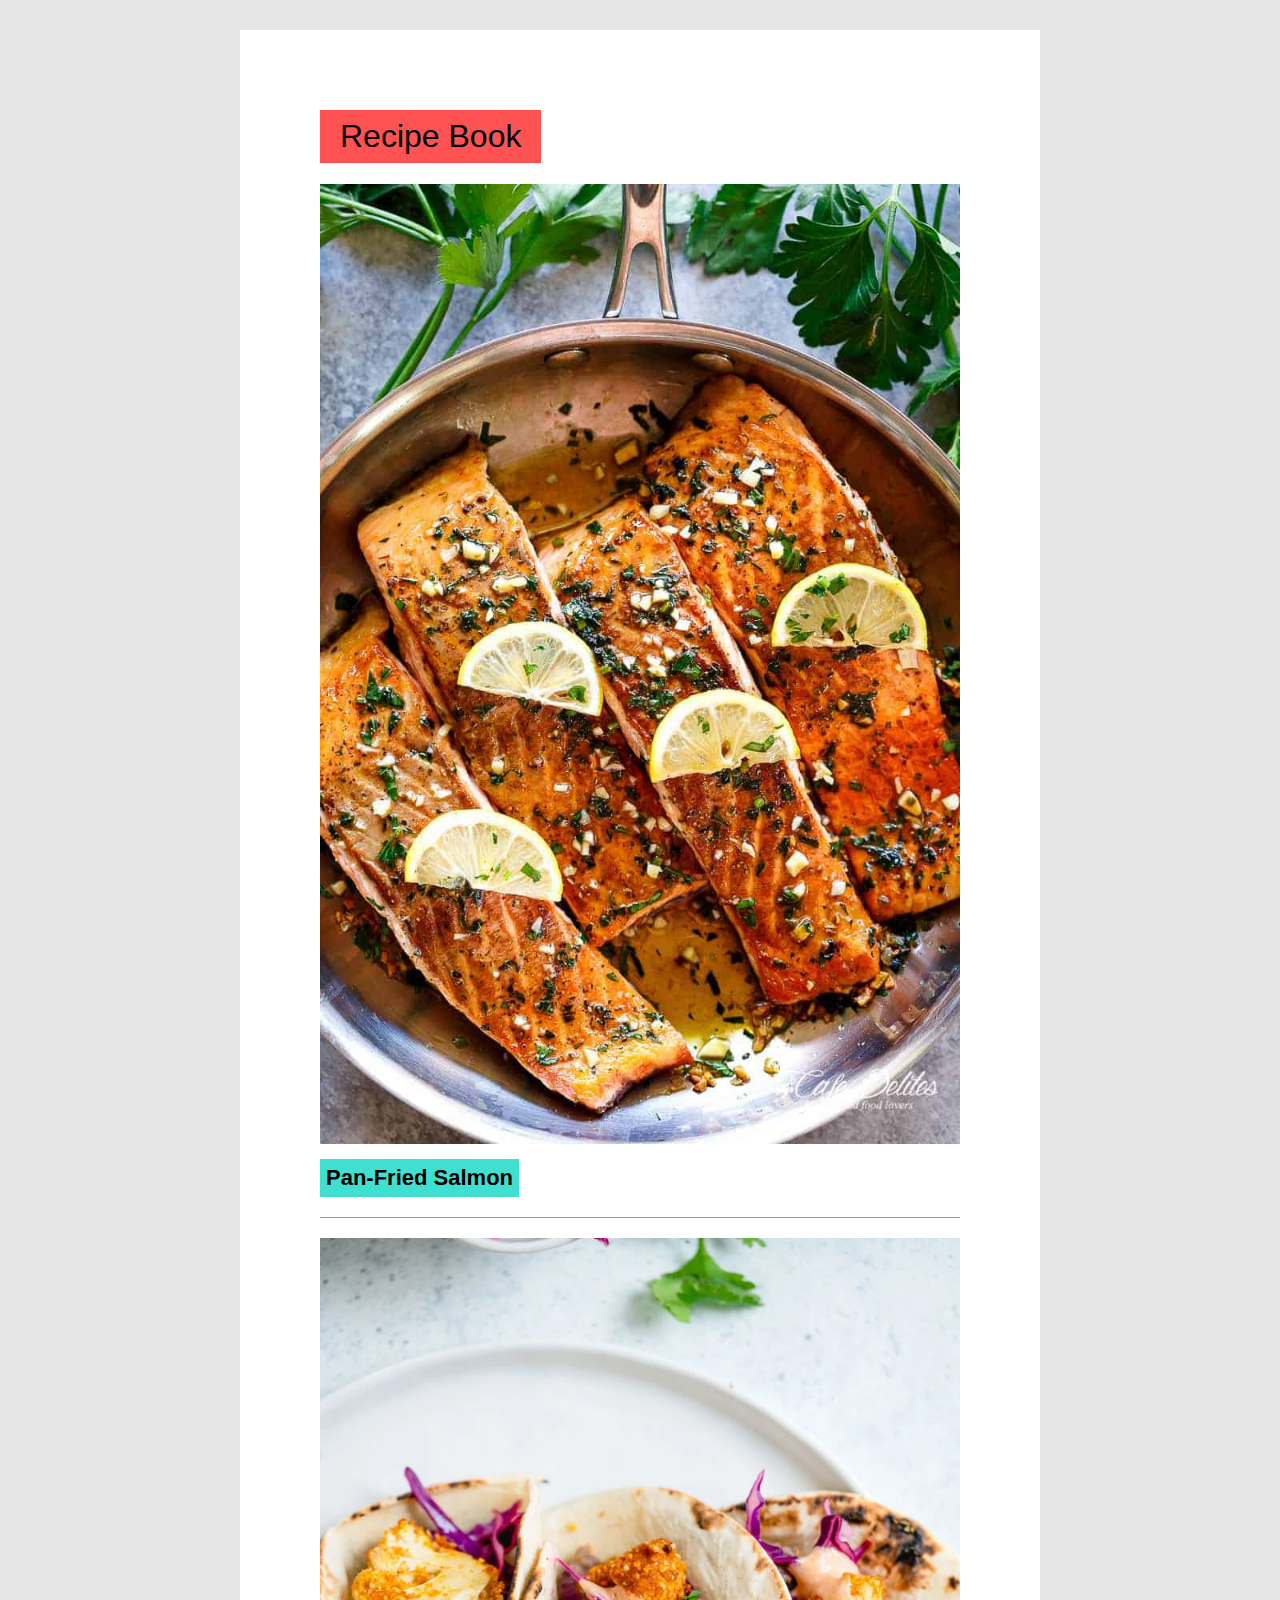
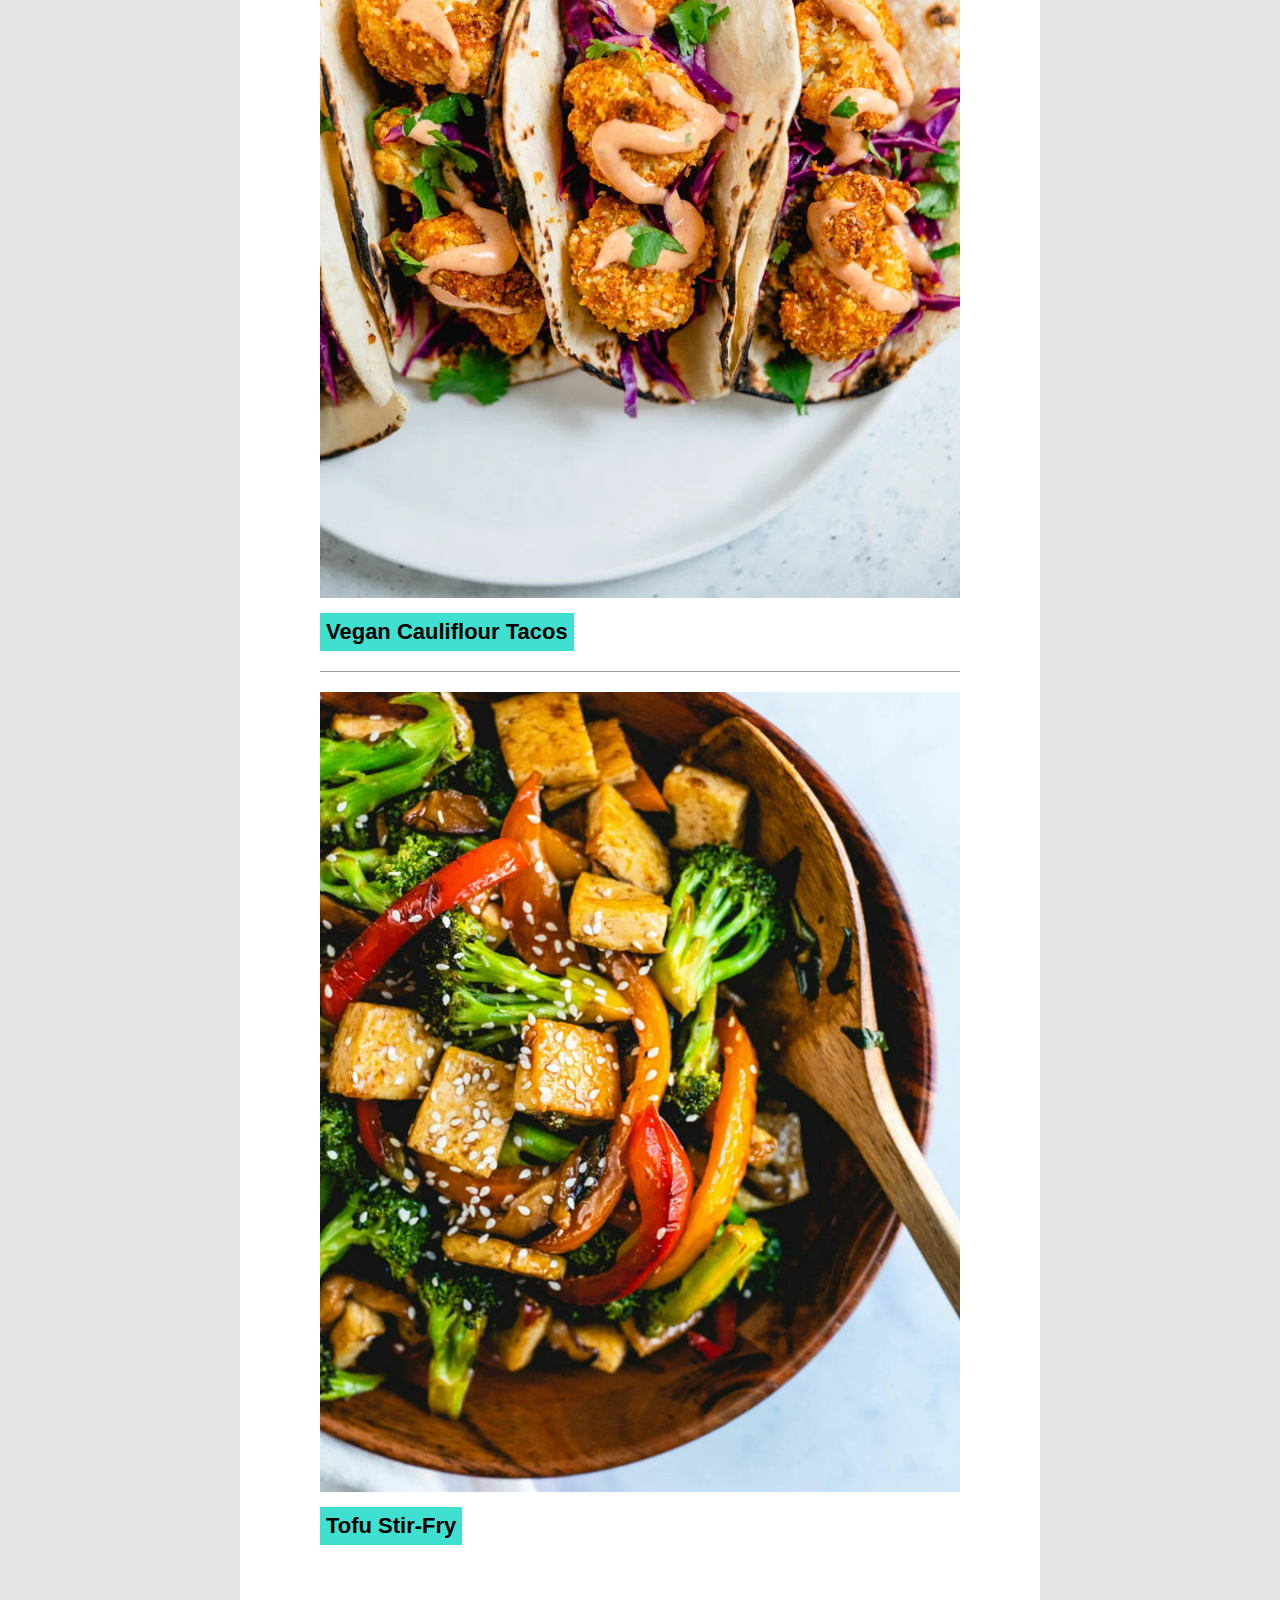
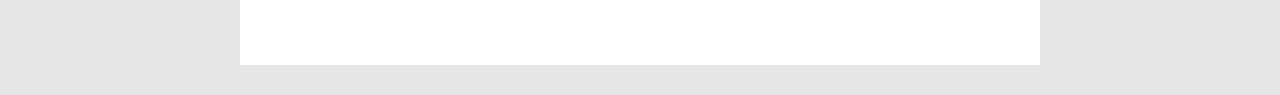
<file: index.html>
<!DOCTYPE html>
<html>
    <head>
        <meta charset="utf-8">
        <link rel="stylesheet" href="style.css">
        <title>
            Recipes
        </title>
    </head>

    <body>
        <div class="recipe-body">
            <h1>Recipe Book</h1>
            <div class="recipe-preview">
                <img src="recipe-list/Pan-Fried-Salmon/recipe-images/Best-Crispy-Lemon-Garlic-Herb-Salmon-IMAGES-5.jpg" alt="Delicious pan fried salmon">
                <a href="recipe-list/Pan-Fried-Salmon/pan-fried-salmon.html">Pan-Fried Salmon</a>
            </div>
            <div class="recipe-preview">
                <img src="recipe-list/Vegan-Cauliflour-Tacos/recipe-images/Crispy-Cauliflower-Tacos-036.webp" alt="Vegan Cauliflour tacos!">
                <a href="recipe-list/Vegan-Cauliflour-Tacos/vegan-cauliflour-tacos.html">Vegan Cauliflour Tacos</a>
            </div>
            <div class="recipe-preview">
                <img src="recipe-list/Tofu-Stir-Fry/recipe-images/Tofu-Stir-Fry-015.webp" alt="Tofu Stir-Fry!">
                <a href="recipe-list/Tofu-Stir-Fry/tofu-stir-fry.html">Tofu Stir-Fry</a>
            </div>
        </div>
    </body>
</html>
</file>
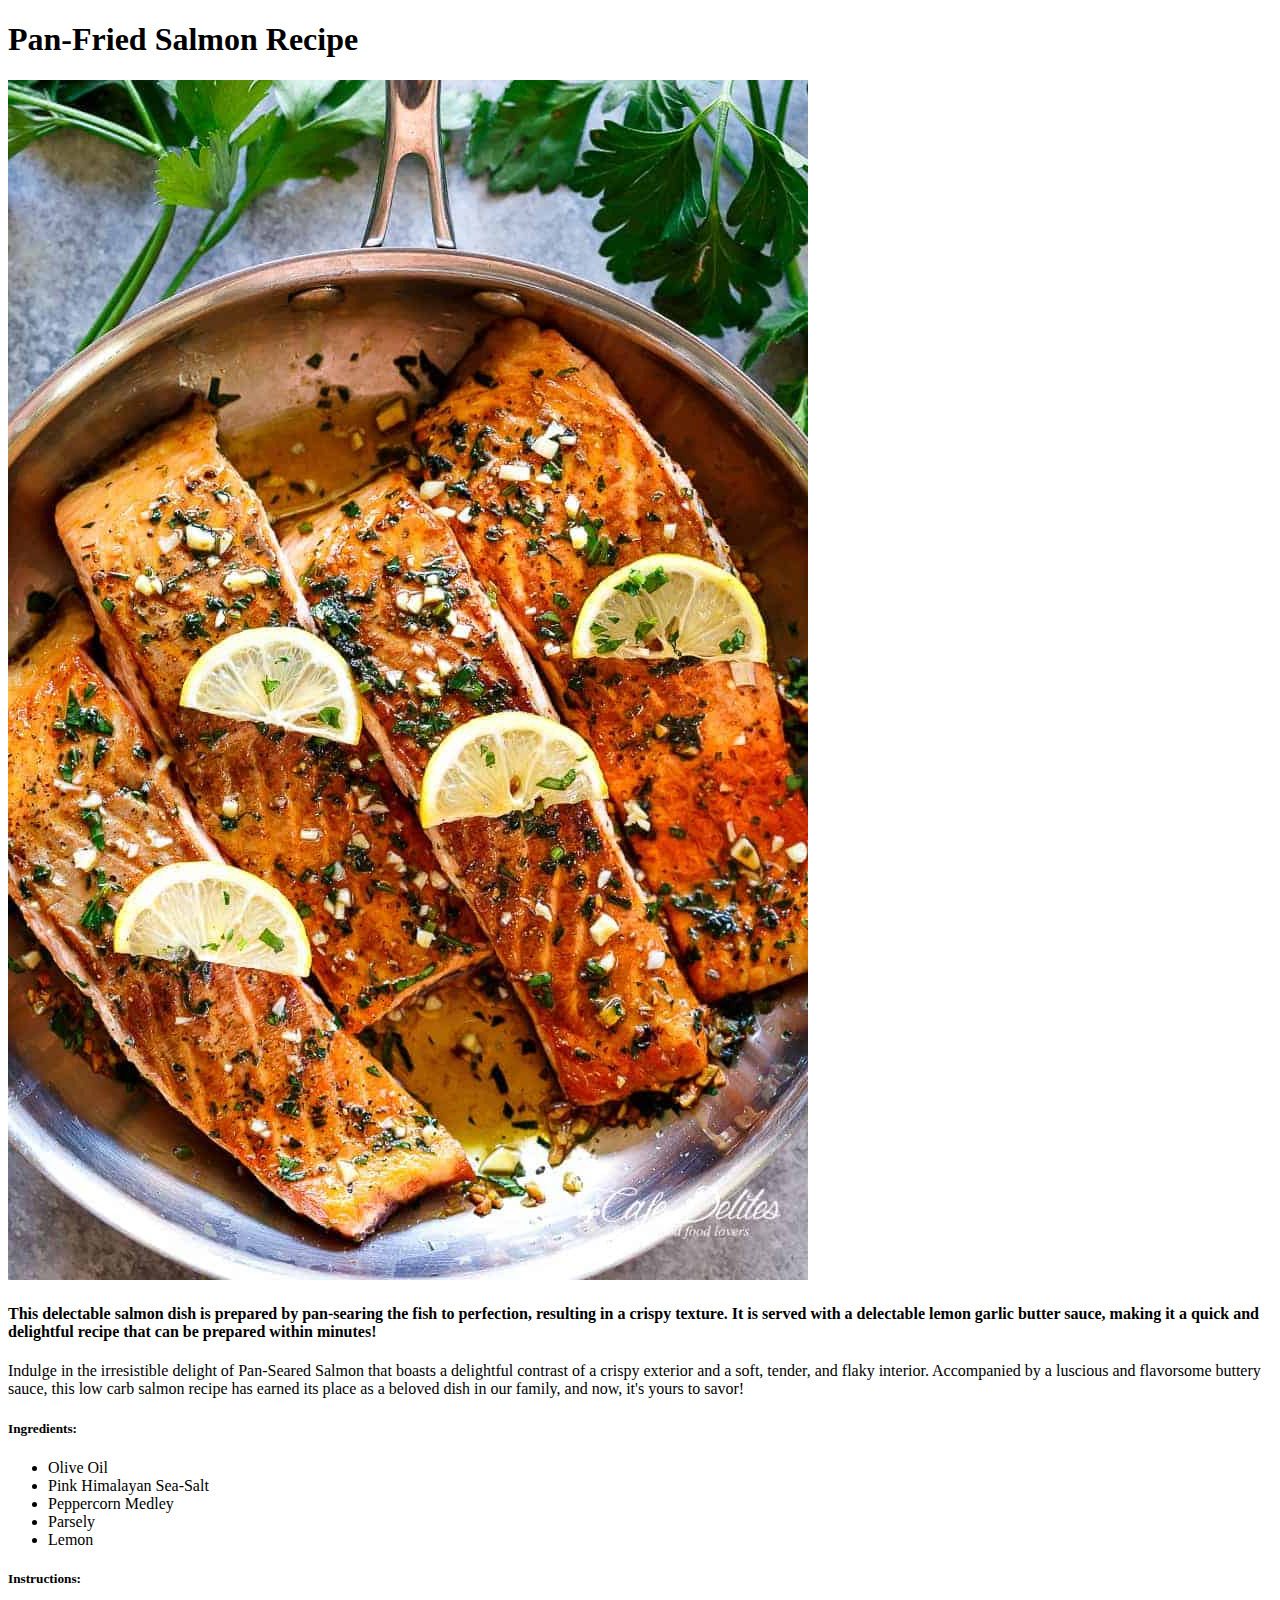
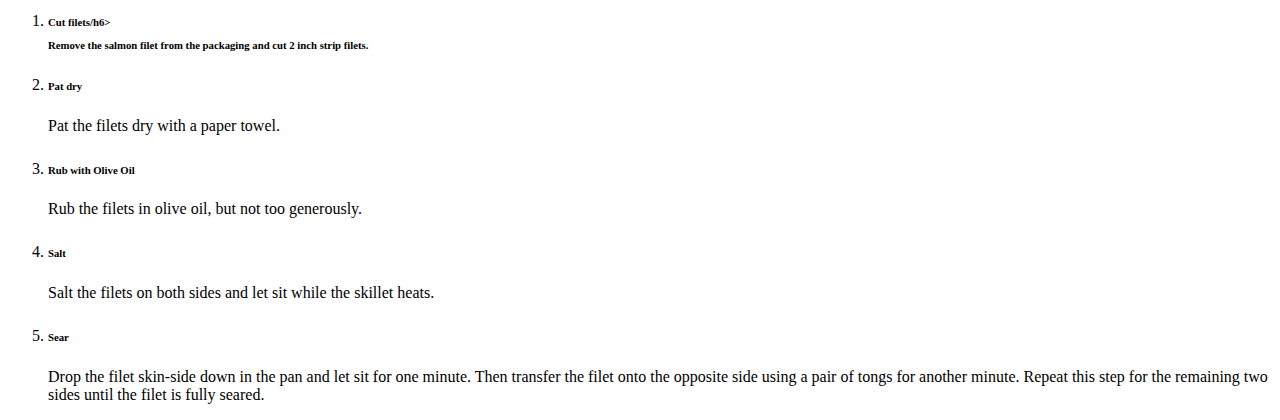
<file: recipe-list/Pan-Fried-Salmon/pan-fried-salmon.html>
<!DOCTYPE html>
<html>
    <head>
        <meta charset="utf-8">
        <title>
            Pan-Fried Salmon Recipe
        </title>
    </head>

    <body>
        <h1>Pan-Fried Salmon Recipe</h1>
        <img src="recipe-images/Best-Crispy-Lemon-Garlic-Herb-Salmon-IMAGES-5.jpg" alt="Delicious pan fried salmon">
        <h4>
            This delectable salmon dish is prepared by pan-searing the fish to perfection, resulting in a crispy texture. 
            It is served with a delectable lemon garlic butter sauce, making it a quick and delightful recipe that can be prepared within minutes!
        </h4>
        <p>
            Indulge in the irresistible delight of Pan-Seared Salmon that boasts a delightful contrast of a crispy exterior and a soft, tender, 
            and flaky interior. Accompanied by a luscious and flavorsome buttery sauce, this low carb salmon recipe has earned its place as a 
            beloved dish in our family, and now, it's yours to savor!
        </p>
        <h5>Ingredients:</h5>
        <ul>
            <li>Olive Oil</li>
            <li>Pink Himalayan Sea-Salt</li>
            <li>Peppercorn Medley</li>
            <li>Parsely</li>
            <li>Lemon</li>
        </ul>
        <h5>Instructions:</h5>
        <ol>
            <li>
                <h6>Cut filets/h6>
                <p>
                  Remove the salmon filet from the packaging and cut 2 inch strip filets.
                </p>
            </li>
            <li>
                <h6>Pat dry</h6>
                <p>
                    Pat the filets dry with a paper towel.
                </p>
            </li>
            <li>
                <h6>Rub with Olive Oil</h6>
                <p>
                    Rub the filets in olive oil, but not too generously.
                </p>
            </li>
            <li>
                <h6>Salt</h6>
                <p>
                    Salt the filets on both sides and let sit while the skillet heats.
                </p>
            </li>
            <li>
                <h6>Sear</h6>
                <p>Drop the filet skin-side down in the pan and let sit for one minute.
                   Then transfer the filet onto the opposite side using a pair of tongs for another minute.
                   Repeat this step for the remaining two sides until the filet is fully seared. 
                </p>
            </li>
        </ol>
    </body>
</html>
</file>
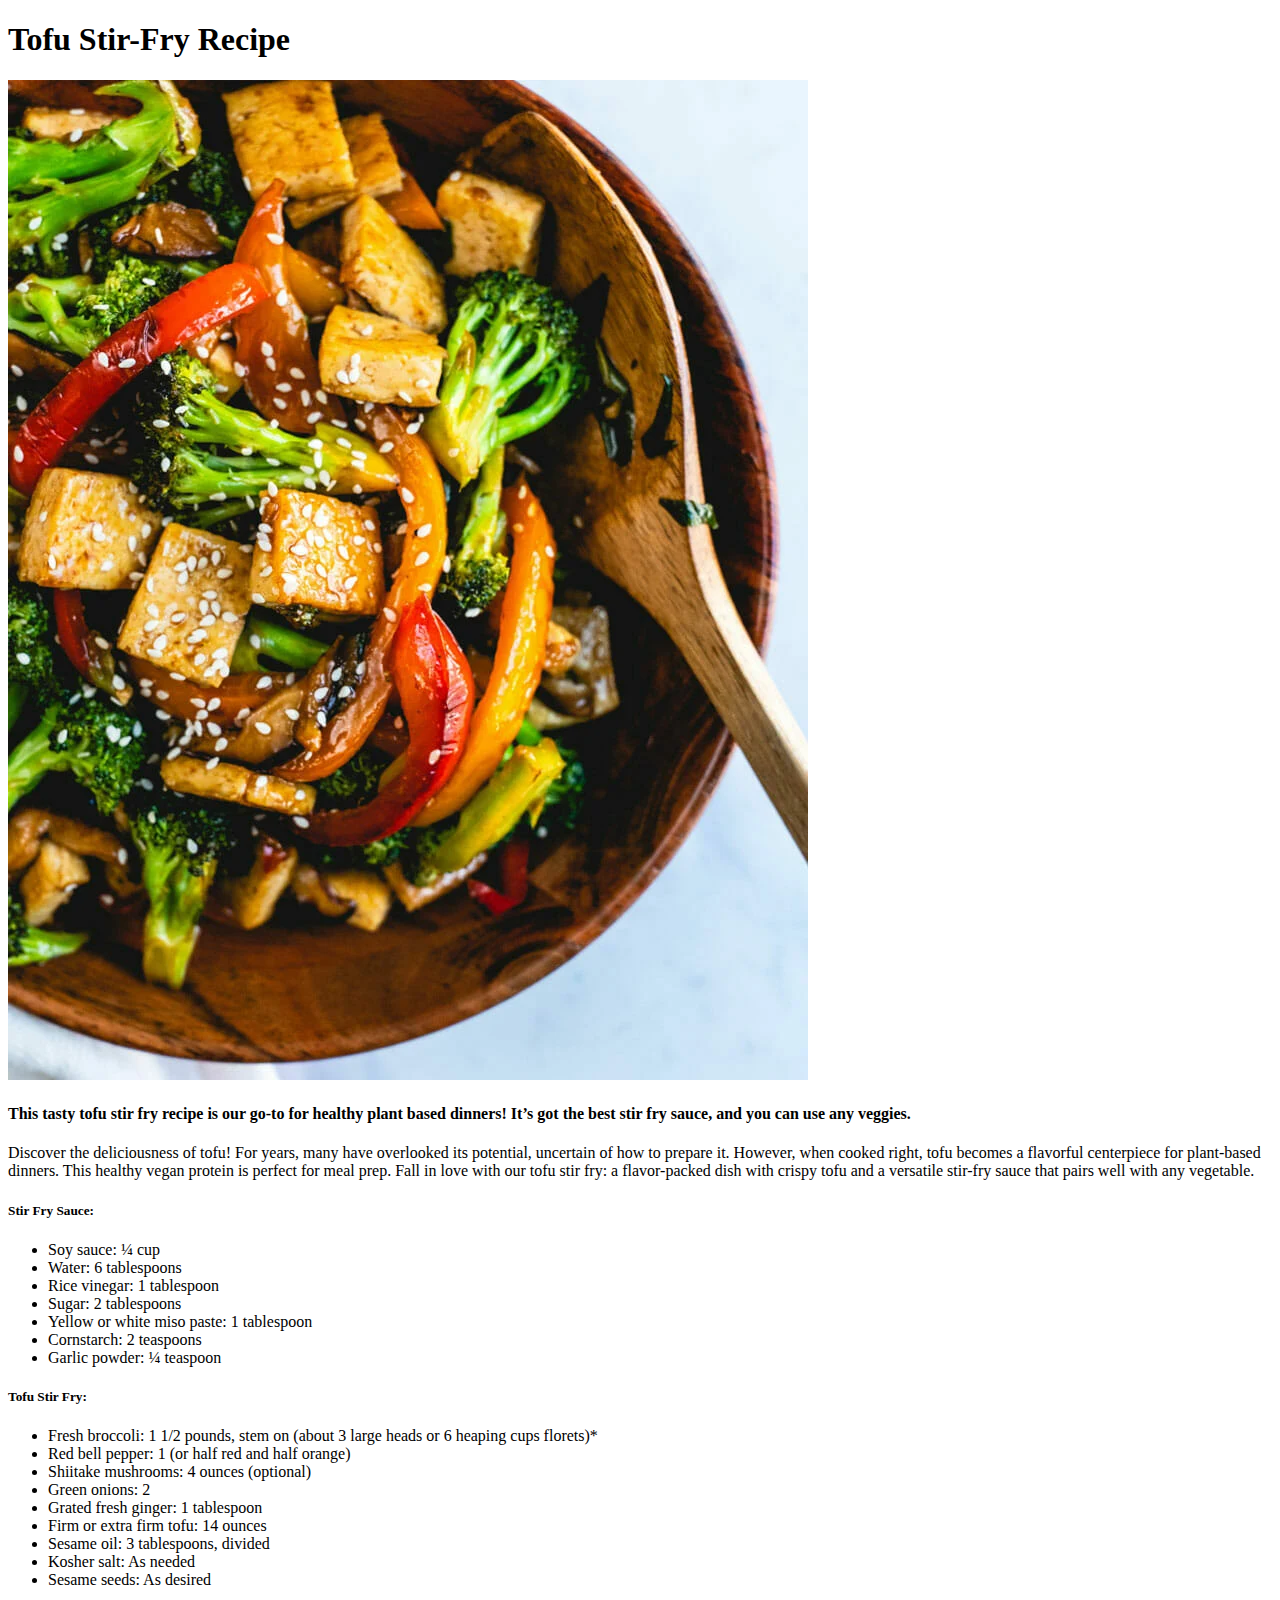
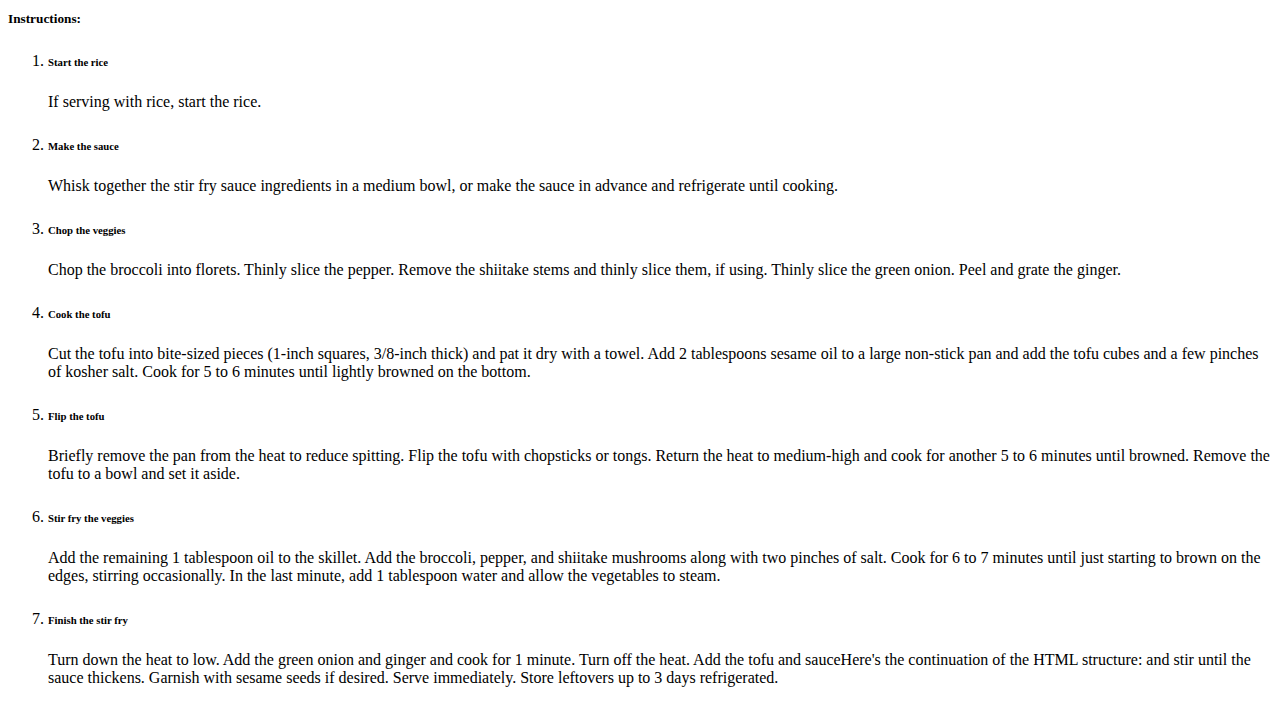
<file: recipe-list/Tofu-Stir-Fry/tofu-stir-fry.html>
<!DOCTYPE html>
<html>
    <head>
        <meta charset="utf-8">
        <title>
            Tofu Stir-Fry Recipe
        </title>
    </head>

    <body>
        <h1> Tofu Stir-Fry Recipe</h1>
        <img src="recipe-images/Tofu-Stir-Fry-015.webp" alt="Tofu Stir-Fry!">
        <h4>
            This tasty tofu stir fry recipe is our go-to for healthy plant based dinners!
            It’s got the best stir fry sauce, and you can use any veggies.
        </h4>
        <p>
            Discover the deliciousness of tofu! For years, many have overlooked its potential, 
            uncertain of how to prepare it. However, when cooked right, tofu becomes a flavorful
            centerpiece for plant-based dinners. This healthy vegan protein is perfect for meal prep.

            Fall in love with our tofu stir fry: a flavor-packed dish with crispy tofu and a versatile 
            stir-fry sauce that pairs well with any vegetable.           
        </p>
        <h5>Stir Fry Sauce:</h5>
        <ul>
            <li>Soy sauce: ¼ cup</li>
            <li>Water: 6 tablespoons</li>
            <li>Rice vinegar: 1 tablespoon</li>
            <li>Sugar: 2 tablespoons</li>
            <li>Yellow or white miso paste: 1 tablespoon</li>
            <li>Cornstarch: 2 teaspoons</li>
            <li>Garlic powder: ¼ teaspoon</li>
            </ul>

        <h5>Tofu Stir Fry:</h5>
        <ul>
            <li>Fresh broccoli: 1 1/2 pounds, stem on (about 3 large heads or 6 heaping cups florets)*</li>
            <li>Red bell pepper: 1 (or half red and half orange)</li>
            <li>Shiitake mushrooms: 4 ounces (optional)</li>
            <li>Green onions: 2</li>
            <li>Grated fresh ginger: 1 tablespoon</li>
            <li>Firm or extra firm tofu: 14 ounces</li>
            <li>Sesame oil: 3 tablespoons, divided</li>
            <li>Kosher salt: As needed</li>
            <li>Sesame seeds: As desired</li>
        </ul>
        <h5>Instructions:</h5>
        <ol>
            <li>
                <h6>Start the rice</h6>
                <p>If serving with rice, start the rice.</p>
            </li>
            <li>
                <h6>Make the sauce</h6>
                <p>Whisk together the stir fry sauce ingredients in a medium bowl, or make the sauce in advance and refrigerate until cooking.</p>
            </li>
            <li>
                <h6>Chop the veggies</h6>
                <p>Chop the broccoli into florets. Thinly slice the pepper. Remove the shiitake stems and thinly slice them, if using. Thinly slice the green onion. Peel and grate the ginger.</p>
            </li>
            <li>
                <h6>Cook the tofu</h6>
                <p>Cut the tofu into bite-sized pieces (1-inch squares, 3/8-inch thick) and pat it dry with a towel. Add 2 tablespoons sesame oil to a large non-stick pan and add the tofu cubes and a few pinches of kosher salt. Cook for 5 to 6 minutes until lightly browned on the bottom.</p>
            </li>
            <li>
                <h6>Flip the tofu</h6>
                <p>Briefly remove the pan from the heat to reduce spitting. Flip the tofu with chopsticks or tongs. Return the heat to medium-high and cook for another 5 to 6 minutes until browned. Remove the tofu to a bowl and set it aside.</p>
            </li>
            <li>
                <h6>Stir fry the veggies</h6>
                <p>Add the remaining 1 tablespoon oil to the skillet. Add the broccoli, pepper, and shiitake mushrooms along with two pinches of salt. Cook for 6 to 7 minutes until just starting to brown on the edges, stirring occasionally. In the last minute, add 1 tablespoon water and allow the vegetables to steam.</p>
            </li>
            <li>
                <h6>Finish the stir fry</h6>
                <p>Turn down the heat to low. Add the green onion and ginger and cook for 1 minute. Turn off the heat. Add the tofu and sauceHere's the continuation of the HTML structure:
                and stir until the sauce thickens. Garnish with sesame seeds if desired. Serve immediately. Store leftovers up to 3 days refrigerated.
            </li>
        </ol>
    </body>
</html>
</file>
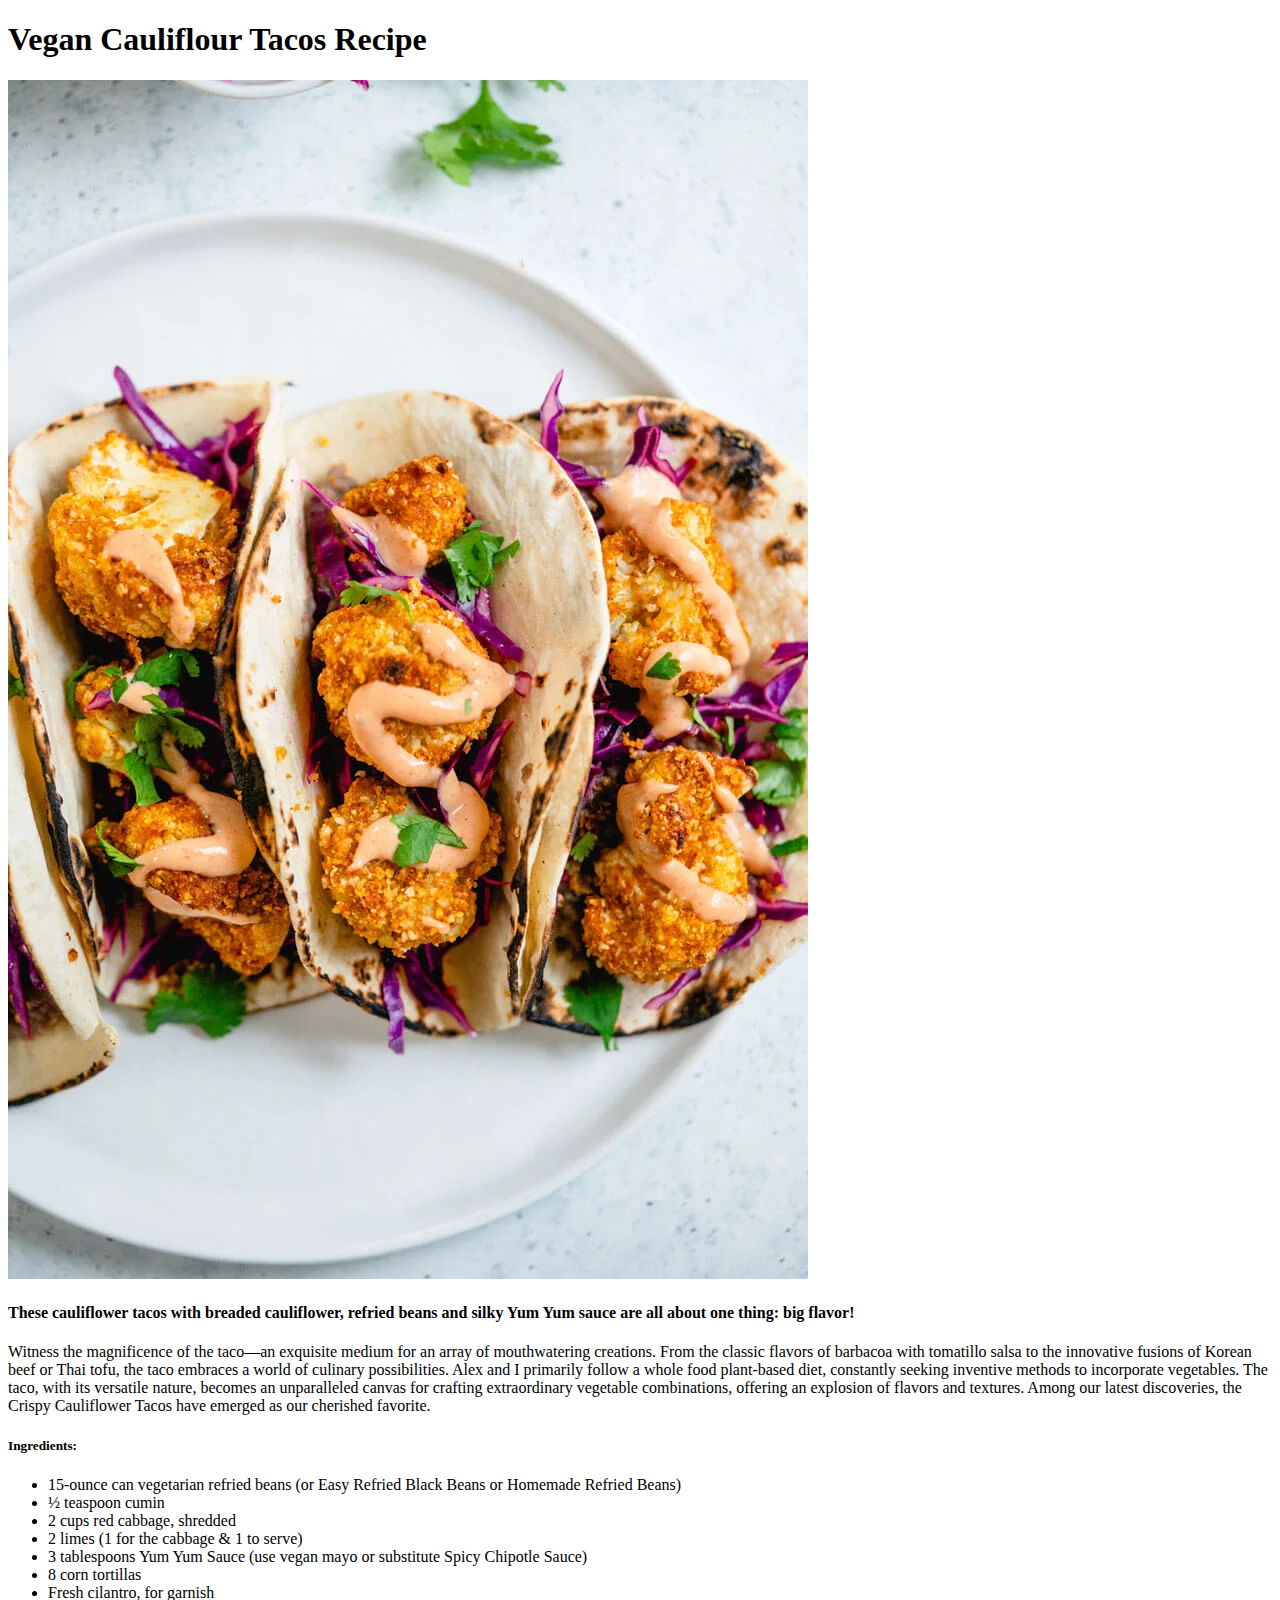
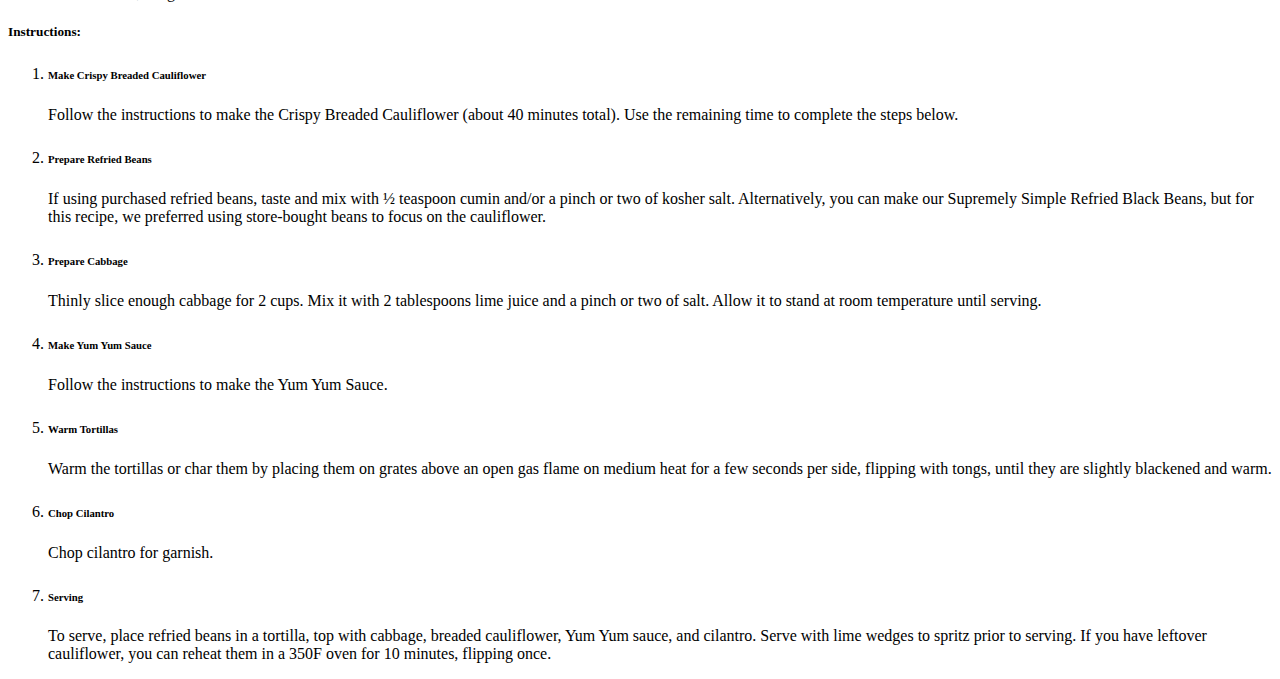
<file: recipe-list/Vegan-Cauliflour-Tacos/vegan-cauliflour-tacos.html>
<!DOCTYPE html>
<html>
    <head>
        <meta charset="utf-8">
        <title>
            Vegan Cauliflour Tacos Recipe
        </title>
    </head>

    <body>
        <h1> Vegan Cauliflour Tacos Recipe</h1>
        <img src="recipe-images/Crispy-Cauliflower-Tacos-036.webp" alt="Vegan Cauliflour tacos!">
        <h4>
            These cauliflower tacos with breaded cauliflower, 
            refried beans and silky Yum Yum sauce are all about one thing: big flavor!
        </h4>
        <p>
            Witness the magnificence of the taco—an exquisite medium for an array of mouthwatering creations. From the classic flavors of barbacoa with
            tomatillo salsa to the innovative fusions of Korean beef or Thai tofu, the taco embraces a world of culinary possibilities. Alex and I primarily
            follow a whole food plant-based diet, constantly seeking inventive methods to incorporate vegetables. The taco, with its versatile nature,
            becomes an unparalleled canvas for crafting extraordinary vegetable combinations, offering an explosion of flavors and textures. Among our
            latest discoveries, the Crispy Cauliflower Tacos have emerged as our cherished favorite.            
        </p>
        <h5>Ingredients:</h5>
        <ul>
            <li>15-ounce can vegetarian refried beans (or Easy Refried Black Beans or Homemade Refried Beans)</li>
            <li>½ teaspoon cumin</li>
            <li>2 cups red cabbage, shredded</li>
            <li>2 limes (1 for the cabbage &amp; 1 to serve)</li>
            <li>3 tablespoons Yum Yum Sauce (use vegan mayo or substitute Spicy Chipotle Sauce)</li>
            <li>8 corn tortillas</li>
            <li>Fresh cilantro, for garnish</li>
          </ul>
          <h5>Instructions:</h5>
          <ol>
            <li>
                <h6>Make Crispy Breaded Cauliflower</h6>
                <p>Follow the instructions to make the Crispy Breaded Cauliflower (about 40 minutes total). Use the remaining time to complete the steps below.</p>
            </li>
            <li>
                <h6>Prepare Refried Beans</h6>
                <p>If using purchased refried beans, taste and mix with ½ teaspoon cumin and/or a pinch or two of kosher salt. Alternatively, you can make our Supremely Simple Refried Black Beans, but for this recipe, we preferred using store-bought beans to focus on the cauliflower.</p>
            </li>
            <li>
                <h6>Prepare Cabbage</h6>
                <p>Thinly slice enough cabbage for 2 cups. Mix it with 2 tablespoons lime juice and a pinch or two of salt. Allow it to stand at room temperature until serving.</p>
            </li>
            <li>
                <h6>Make Yum Yum Sauce</h6>
                <p>Follow the instructions to make the Yum Yum Sauce.</p>
            </li>
            <li>
                <h6>Warm Tortillas</h6>
                <p>Warm the tortillas or char them by placing them on grates above an open gas flame on medium heat for a few seconds per side, flipping with tongs, until they are slightly blackened and warm.</p>
            </li>
            <li>
                <h6>Chop Cilantro</h6>
                <p>Chop cilantro for garnish.</p>
            </li>
            <li>
                <h6>Serving</h6>
                <p>To serve, place refried beans in a tortilla, top with cabbage, breaded cauliflower, Yum Yum sauce, and cilantro. Serve with lime wedges to spritz prior to serving. If you have leftover cauliflower, you can reheat them in a 350F oven for 10 minutes, flipping once.</p>
            </li>
        </ol>
    </body>
</html>
</file>
<file: style.css>
html {
    font-family: sans-serif;
}
body {
    background: #e6e6e6;
}

.recipe-body {
    width: 800px;
    padding: 80px;
    box-sizing: border-box;
    margin: 30px auto;
    background: white;
}

h1 {
    margin-top: 0px;
    background-color: #FF5252;
    padding: 8px 20px;
    font-size: 32px;
    display: inline-block;
    font-weight: 500;
    
}
.recipe-preview {
    margin-bottom: 20px;
    padding: 0px 0px 20px;
    border-bottom: 1px solid #999;
    display: block;
}
.recipe-preview:last-of-type {
    border: none;
}
.recipe-preview a {
    text-decoration: none;
    background-color: turquoise;
    color: black;
    font-weight: bold;
    font-size: 22px;
    padding: 6px;
    display: inline-block;
}

.recipe-preview img {
    display: block;
    width: 100%;
    margin-bottom: 15px;
}
</file>
